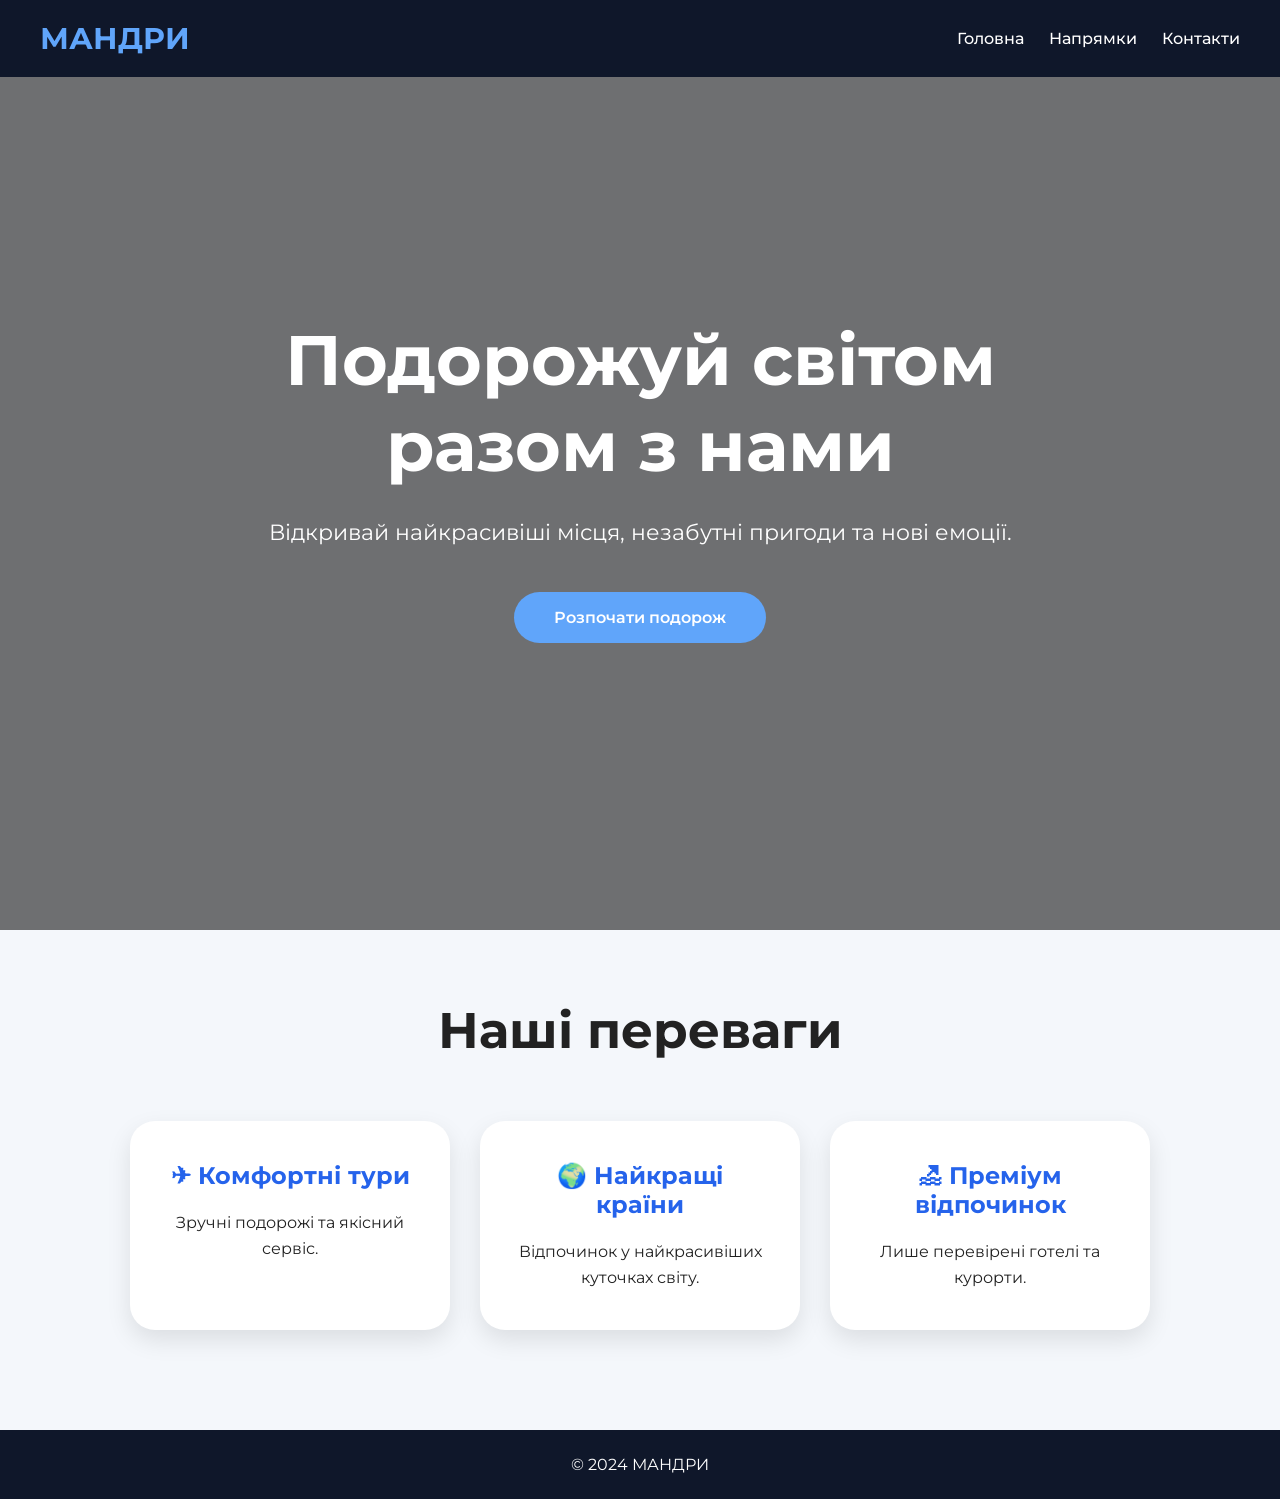
<file: index.html>
<!-- index.html -->

<!DOCTYPE html>
<html lang="uk">

<head>
    <meta charset="UTF-8">
    <meta name="viewport" content="width=device-width, initial-scale=1.0">
    <title>Мандри Україна — Головна</title>

    <link rel="stylesheet" href="style.css">

    <link rel="preconnect" href="https://fonts.googleapis.com">

    <link href="https://fonts.googleapis.com/css2?family=Montserrat:wght@300;400;500;600;700&display=swap" rel="stylesheet">
</head>

<body>

<header class="header">

    <div class="logo">
        МАНДРИ
    </div>

    <nav class="nav">
        <a href="index.html">Головна</a>
        <a href="destinations.html">Напрямки</a>
        <a href="contact.html">Контакти</a>
    </nav>

</header>

<section class="hero">

    <div class="overlay"></div>

    <div class="hero-content">

        <h1>
            Подорожуй світом разом з нами
        </h1>

        <p>
            Відкривай найкрасивіші місця,
            незабутні пригоди та нові емоції.
        </p>

        <a href="destinations.html" class="hero-btn">
            Розпочати подорож
        </a>

    </div>

</section>

<section class="advantages">

    <h2>
        Наші переваги
    </h2>

    <div class="advantages-container">

        <div class="adv-card">

            <h3>
                ✈ Комфортні тури
            </h3>

            <p>
                Зручні подорожі та якісний сервіс.
            </p>

        </div>

        <div class="adv-card">

            <h3>
                🌍 Найкращі країни
            </h3>

            <p>
                Відпочинок у найкрасивіших куточках світу.
            </p>

        </div>

        <div class="adv-card">

            <h3>
                🏖 Преміум відпочинок
            </h3>

            <p>
                Лише перевірені готелі та курорти.
            </p>

        </div>

    </div>

</section>

<footer class="footer">

    <p>
        © 2024 МАНДРИ
    </p>

</footer>

</body>

</html>
</file>
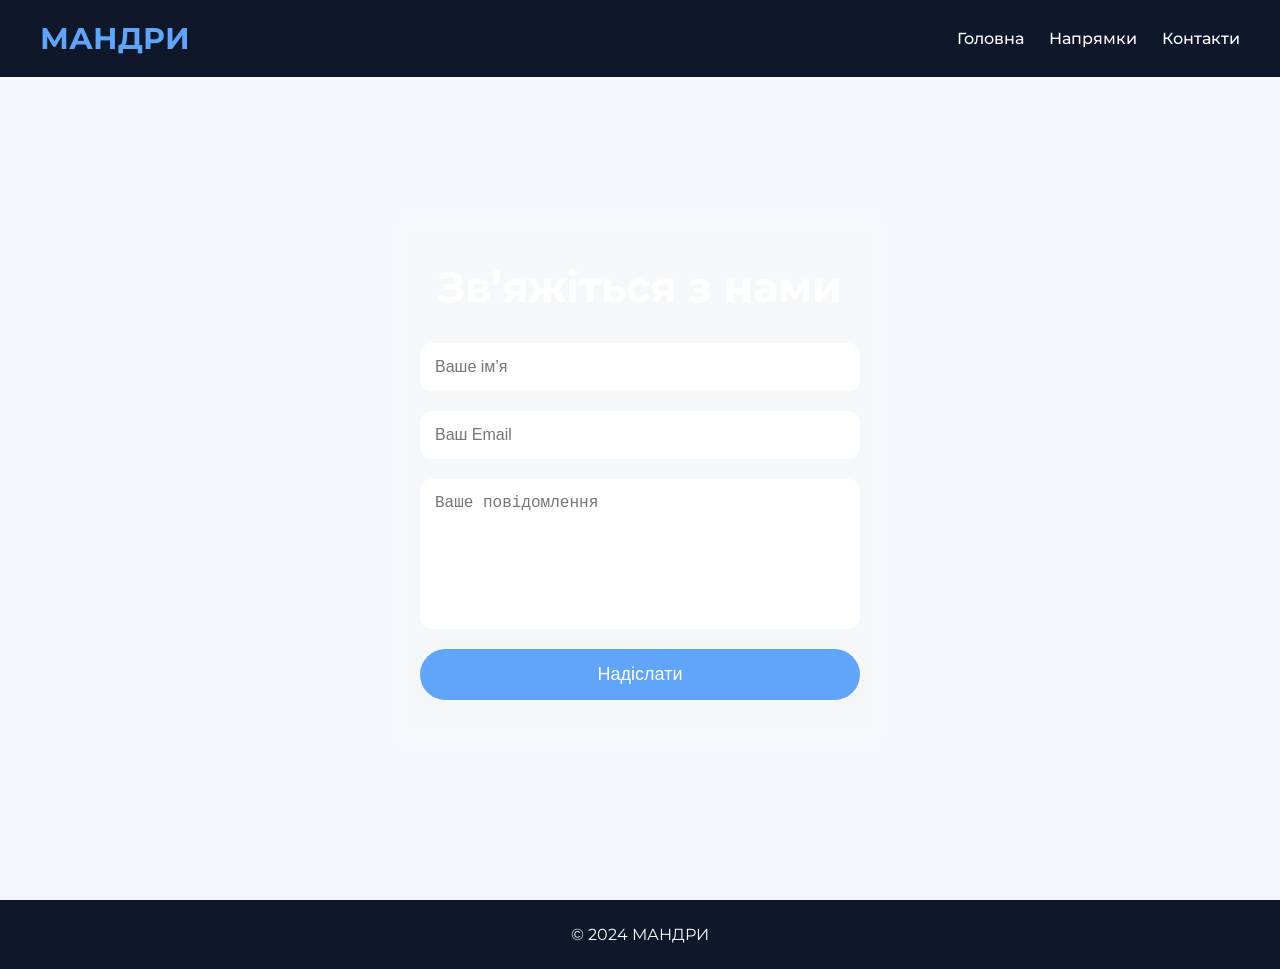
<file: contact.html>
<!-- contact.html -->

<!DOCTYPE html>
<html lang="uk">

<head>
    <meta charset="UTF-8">
    <meta name="viewport" content="width=device-width, initial-scale=1.0">
    <title>Мандри Україна — Контакти</title>

    <link rel="stylesheet" href="style.css">

    <link rel="preconnect" href="https://fonts.googleapis.com">

    <link href="https://fonts.googleapis.com/css2?family=Montserrat:wght@300;400;500;600;700&display=swap" rel="stylesheet">
</head>

<body>

<header class="header">

    <div class="logo">
        МАНДРИ
    </div>

    <nav class="nav">
        <a href="index.html">Головна</a>
        <a href="destinations.html">Напрямки</a>
        <a href="contact.html">Контакти</a>
    </nav>

</header>

<section class="contact-page">

    <div class="contact-container">

        <h1>
            Зв’яжіться з нами
        </h1>

        <form>

            <input type="text" placeholder="Ваше ім’я">

            <input type="email" placeholder="Ваш Email">

            <textarea placeholder="Ваше повідомлення"></textarea>

            <button type="submit">
                Надіслати
            </button>

        </form>

    </div>

</section>

<footer class="footer">

    <p>
        © 2024 МАНДРИ
    </p>

</footer>

</body>

</html>
</file>
<file: style.css>
/* style.css */

*{
    margin:0;
    padding:0;
    box-sizing:border-box;
}

html{
    scroll-behavior:smooth;
}

body{
    font-family:'Montserrat',sans-serif;
    background:#f4f7fb;
    color:#222;
    overflow-x:hidden;
}

/* HEADER */

.header{
    width:100%;
    padding:20px 40px;
    display:flex;
    justify-content:space-between;
    align-items:center;
    position:fixed;
    top:0;
    left:0;
    z-index:1000;
    background:#0f172a;
}

.logo{
    color:#60a5fa;
    font-size:30px;
    font-weight:700;
}

.nav{
    display:flex;
    flex-wrap:wrap;
}

.nav a{
    color:white;
    text-decoration:none;
    margin-left:25px;
    transition:0.3s;
    font-weight:500;
}

.nav a:hover{
    color:#60a5fa;
}

/* HERO */

.hero{
    width:100%;
    min-height:100vh;
    background:url('https://images.unsplash.com/photo-1501785888041-af3ef285b470') center/cover no-repeat;
    display:flex;
    justify-content:center;
    align-items:center;
    position:relative;
    padding:120px 20px 60px;
}

.overlay{
    position:absolute;
    width:100%;
    height:100%;
    background:rgba(0,0,0,0.55);
}

.hero-content{
    position:relative;
    z-index:2;
    text-align:center;
    color:white;
    width:100%;
    max-width:900px;
}

.hero-content h1{
    font-size:70px;
    margin-bottom:25px;
}

.hero-content p{
    font-size:22px;
    line-height:1.7;
    margin-bottom:40px;
}

.hero-btn{
    display:inline-block;
    padding:16px 40px;
    background:#60a5fa;
    color:white;
    text-decoration:none;
    border-radius:50px;
    transition:0.3s;
    font-weight:600;
}

.hero-btn:hover{
    background:white;
    color:#0f172a;
}

/* ADVANTAGES */

.advantages{
    padding:100px 40px;
    text-align:center;
}

.advantages h2{
    font-size:50px;
    margin-bottom:60px;
}

.advantages-container{
    display:flex;
    justify-content:center;
    gap:30px;
    flex-wrap:wrap;
}

.adv-card{
    width:320px;
    background:white;
    padding:40px 30px;
    border-radius:25px;
    box-shadow:0 10px 25px rgba(0,0,0,0.1);
    transition:0.4s;
}

.adv-card:hover{
    transform:translateY(-10px);
}

.adv-card h3{
    margin-bottom:20px;
    color:#2563eb;
    font-size:24px;
}

.adv-card p{
    line-height:1.6;
}

/* DESTINATIONS */

.destinations-page{
    padding:150px 40px 100px;
    text-align:center;
}

.destinations-page h1{
    font-size:55px;
    margin-bottom:60px;
}

.destination-grid{
    display:grid;
    grid-template-columns:repeat(auto-fit,minmax(300px,1fr));
    gap:35px;
}

.destination-card{
    background:white;
    border-radius:25px;
    overflow:hidden;
    box-shadow:0 10px 25px rgba(0,0,0,0.1);
    transition:0.4s;
}

.destination-card:hover{
    transform:scale(1.03);
}

.destination-card img{
    width:100%;
    height:260px;
    object-fit:cover;
}

.destination-info{
    padding:25px;
}

.destination-info h3{
    margin-bottom:15px;
    color:#2563eb;
    font-size:28px;
}

.destination-info p{
    margin-bottom:20px;
    line-height:1.6;
}

.destination-info a{
    display:inline-block;
    padding:12px 30px;
    background:#60a5fa;
    color:white;
    text-decoration:none;
    border-radius:50px;
    transition:0.3s;
}

.destination-info a:hover{
    background:#0f172a;
}

/* CONTACT */

.contact-page{
    width:100%;
    min-height:100vh;
    display:flex;
    justify-content:center;
    align-items:center;
    background:url('https://images.unsplash.com/photo-1527631746610-bca00a040d60') center/cover no-repeat;
    padding:120px 20px 60px;
}

.contact-container{
    width:100%;
    max-width:500px;
    background:rgba(255,255,255,0.15);
    backdrop-filter:blur(10px);
    padding:50px 30px;
    border-radius:25px;
    color:white;
}

.contact-container h1{
    text-align:center;
    margin-bottom:30px;
    font-size:42px;
}

form{
    display:flex;
    flex-direction:column;
}

form input,
form textarea{
    margin-bottom:20px;
    padding:15px;
    border:none;
    border-radius:12px;
    font-size:16px;
}

form textarea{
    height:150px;
    resize:none;
}

form button{
    padding:15px;
    border:none;
    border-radius:50px;
    background:#60a5fa;
    color:white;
    cursor:pointer;
    transition:0.3s;
    font-size:18px;
}

form button:hover{
    background:white;
    color:#0f172a;
}

/* FOOTER */

.footer{
    background:#0f172a;
    color:white;
    text-align:center;
    padding:25px;
}

/* MOBILE */

@media(max-width:900px){

    .header{
        flex-direction:column;
        padding:20px;
    }

    .nav{
        margin-top:15px;
        justify-content:center;
    }

    .nav a{
        margin:10px;
    }

    .hero-content h1{
        font-size:42px;
    }

    .hero-content p{
        font-size:18px;
    }

    .advantages h2,
    .destinations-page h1,
    .contact-container h1{
        font-size:36px;
    }

    .advantages,
    .destinations-page{
        padding:80px 20px;
    }

    .adv-card{
        width:100%;
    }

    .destination-grid{
        grid-template-columns:1fr;
    }

}
</file>
